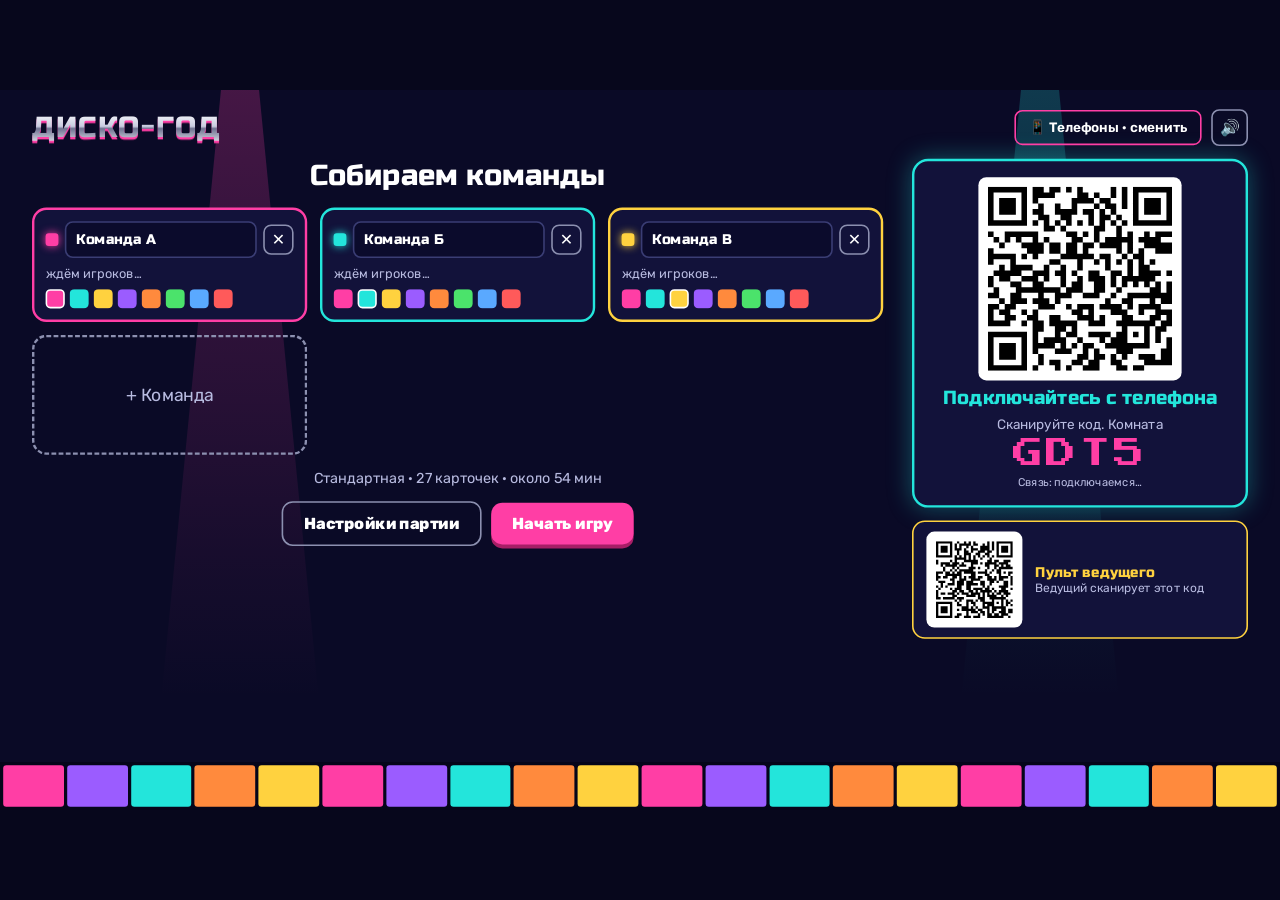
<file: index.html>
<!doctype html>
<html lang="ru">
<head>
<meta charset="utf-8">
<meta name="viewport" content="width=device-width, initial-scale=1">
<title>Диско-год</title>
<link rel="preconnect" href="https://fonts.googleapis.com">
<link href="https://fonts.googleapis.com/css2?family=Russo+One&family=Rubik:wght@400;600;800&family=Press+Start+2P&display=swap" rel="stylesheet">
<link rel="stylesheet" href="css/style.css">
</head>
<body>
<div id="viewport"><div id="stage"></div></div>
<script src="js/vendor/qrcode.js"></script>
<script src="js/vendor/peerjs.min.js"></script>
<script src="js/config.js"></script>
<script src="js/bank.js"></script>
<script src="js/engine.js"></script>
<script src="js/sound.js"></script>
<script src="js/net.js"></script>
<script src="js/app.js"></script>
</body>
</html>
</file>
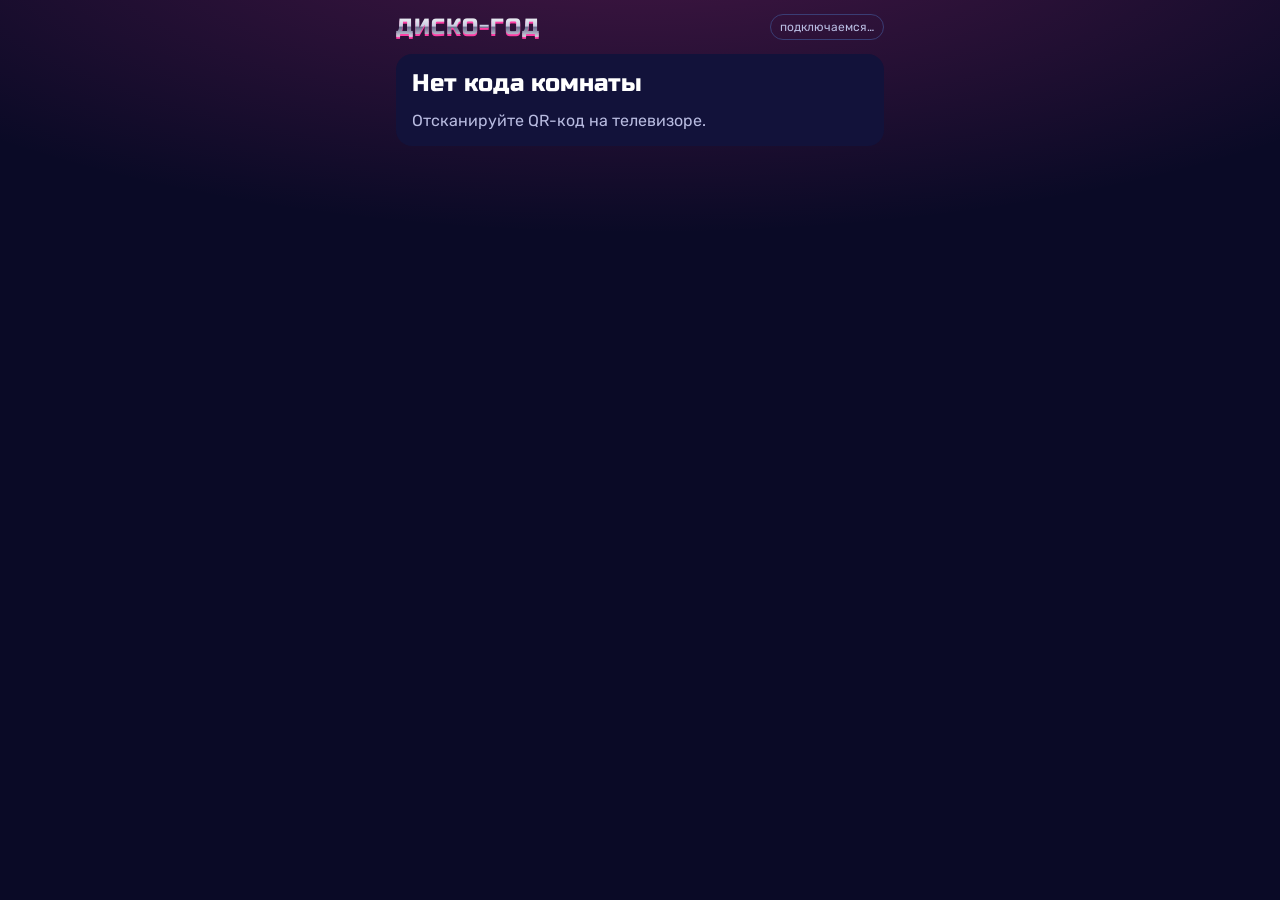
<file: phone.html>
<!doctype html>
<html lang="ru">
<head>
<meta charset="utf-8">
<meta name="viewport" content="width=device-width, initial-scale=1, viewport-fit=cover">
<meta name="theme-color" content="#0A0A26">
<title>Диско-год — телефон</title>
<link rel="preconnect" href="https://fonts.googleapis.com">
<link href="https://fonts.googleapis.com/css2?family=Russo+One&family=Rubik:wght@400;600;800&family=Press+Start+2P&display=swap" rel="stylesheet">
<link rel="stylesheet" href="css/phone.css">
</head>
<body>
<div id="app"></div>
<script src="js/vendor/peerjs.min.js"></script>
<script src="js/config.js"></script>
<script src="js/engine.js"></script>
<script src="js/net.js"></script>
<script src="js/phone.js"></script>
</body>
</html>
</file>
<file: css/style.css>
:root{
  --bg:#0A0A26; --bg2:#07071C; --panel:#12123A; --panel2:#1B1B4D;
  --pink:#FF3EA5; --cyan:#23E5DB; --yellow:#FFD23F; --violet:#9B5CFF; --orange:#FF8A3D;
  --text:#fff; --muted:#B8BBE0; --dim:#8C90B0; --good:#4BE36B; --bad:#FF5A5A;
}
*{box-sizing:border-box}
html,body{margin:0;height:100%;background:var(--bg2);color:var(--text);font-family:Rubik,system-ui,-apple-system,'Segoe UI',sans-serif;overflow:hidden}
button,input,select{font-family:inherit}
#viewport{position:fixed;inset:0;display:flex;align-items:center;justify-content:center}
#stage{width:1600px;height:900px;position:relative;overflow:hidden;background:var(--bg);transform-origin:center center;flex:none}

/* фон: прожекторы, шар, пол */
@keyframes beamL{0%,100%{transform:rotate(-28deg)}50%{transform:rotate(-12deg)}}
@keyframes beamR{0%,100%{transform:rotate(28deg)}50%{transform:rotate(12deg)}}
@keyframes spin{to{transform:rotate(360deg)}}
@keyframes flash{0%,100%{opacity:.35}50%{opacity:1}}
@keyframes pulse{0%,100%{box-shadow:0 0 0 3px var(--yellow),0 0 28px 6px rgba(255,210,63,.55)}50%{box-shadow:0 0 0 3px var(--yellow),0 0 48px 14px rgba(255,210,63,.8)}}
@keyframes pop{0%{transform:scale(.4);opacity:0}70%{transform:scale(1.08);opacity:1}100%{transform:scale(1)}}
@keyframes rise{from{transform:translateY(24px);opacity:0}to{transform:none;opacity:1}}
.beam{position:absolute;top:-120px;width:240px;height:1100px;transform-origin:50% 0;clip-path:polygon(45% 0,55% 0,100% 100%,0 100%);pointer-events:none}
.beam.l{left:180px;background:linear-gradient(180deg,rgba(255,62,165,.28),rgba(255,62,165,0) 80%);animation:beamL 7s ease-in-out infinite}
.beam.r{right:180px;background:linear-gradient(180deg,rgba(35,229,219,.25),rgba(35,229,219,0) 80%);animation:beamR 8s ease-in-out infinite}
.floor{position:absolute;left:0;right:0;bottom:0;height:60px;display:grid;grid-template-columns:repeat(20,1fr);gap:4px;padding:4px;background:#05051A;pointer-events:none}
.floor div{border-radius:4px;animation:flash 1.6s ease-in-out infinite}
.ball{width:84px;height:84px;border-radius:50%;background:radial-gradient(circle at 32% 30%,#fff 0 6%,rgba(255,255,255,0) 22%),repeating-linear-gradient(0deg,#B9BDD6 0 7px,#5D6182 7px 9px),repeating-linear-gradient(90deg,#E6E8F5 0 7px,#7A7E9E 7px 9px);background-blend-mode:screen,multiply,normal;box-shadow:0 0 40px 10px rgba(255,255,255,.25);animation:spin 9s linear infinite}

.layer{position:absolute;inset:0;padding:24px 40px 76px;display:flex;flex-direction:column}

/* типографика */
.logo{font-family:'Russo One',sans-serif;letter-spacing:2px;background:linear-gradient(180deg,#fff 0%,#C9CCE0 45%,#6E7290 52%,#F2F3FA 100%);-webkit-background-clip:text;background-clip:text;color:transparent;filter:drop-shadow(0 3px 0 var(--pink))}
.russo{font-family:'Russo One',sans-serif}
.pix{font-family:'Press Start 2P',monospace}
.muted{color:var(--muted)}
h2{font-family:'Russo One',sans-serif;font-weight:400;margin:0 0 12px;font-size:30px}

/* верхняя полоса */
.topbar{display:flex;justify-content:space-between;align-items:center;gap:16px;position:relative;z-index:2}
.topbar .logo{font-size:36px}
.badges{display:flex;gap:12px;align-items:center}
.badge{padding:10px 16px;border:2px solid var(--cyan);border-radius:10px;font-size:17px;font-weight:600;white-space:nowrap}
.badge .pix{font-size:14px;color:var(--yellow)}
.badge.pink{border-color:var(--pink)}
.badge.final{border-color:var(--yellow);background:var(--yellow);color:var(--bg);font-family:'Russo One',sans-serif}

/* кнопки */
.btn{border:none;border-radius:14px;padding:14px 26px;font-size:20px;font-weight:800;cursor:pointer;color:var(--bg);background:var(--yellow);box-shadow:0 5px 0 #B8901A;transition:transform .06s}
.btn:active{transform:translateY(3px);box-shadow:0 2px 0 #B8901A}
.btn.pink{background:var(--pink);color:#fff;box-shadow:0 5px 0 #A71E66}
.btn.cyan{background:var(--cyan);box-shadow:0 5px 0 #138C86}
.btn.ghost{background:transparent;color:#fff;border:2px solid var(--dim);box-shadow:none}
.btn.small{padding:8px 14px;font-size:16px;border-radius:10px}
.btn:disabled{opacity:.4;cursor:not-allowed}
.iconbtn{width:46px;height:46px;border-radius:10px;border:2px solid var(--dim);background:transparent;color:#fff;font-size:20px;cursor:pointer}

/* стол */
.board{flex:1;display:grid;grid-template-columns:360px 1fr 360px;gap:28px;margin-top:20px;min-height:0;position:relative;z-index:1}
.col{display:flex;flex-direction:column;gap:14px;min-height:0}
.team{position:relative;background:var(--panel);border-radius:18px;padding:14px 16px;border:3px solid var(--c);box-shadow:0 0 18px color-mix(in srgb,var(--c) 35%,transparent)}
.team.active{border-color:var(--yellow);animation:pulse 1.4s ease-in-out infinite}
.team .head{display:flex;justify-content:space-between;align-items:center;gap:8px}
.team .name{display:flex;align-items:center;gap:10px;font-family:'Russo One',sans-serif;font-size:22px;min-width:0}
.team .name span{white-space:nowrap;overflow:hidden;text-overflow:ellipsis}
.dot{width:16px;height:16px;border-radius:4px;background:var(--c);box-shadow:0 0 10px var(--c);flex:none}
.turn-tag{background:var(--yellow);color:var(--bg);font:800 12px Rubik;padding:4px 8px;border-radius:6px;font-family:Rubik}
.score{font-family:'Press Start 2P',monospace;font-size:24px;color:var(--yellow);text-shadow:0 0 12px rgba(255,210,63,.6)}
.chips{display:flex;flex-wrap:wrap;gap:6px;margin-top:12px}
.chip{font-family:'Press Start 2P',monospace;font-size:12px;padding:8px 9px;border-radius:6px;color:var(--bg);background:var(--c)}
.delta{position:absolute;right:14px;top:-14px;font-family:'Press Start 2P',monospace;font-size:16px;padding:6px 8px;border-radius:8px;background:var(--bg);animation:pop .5s}
.delta.plus{color:var(--good)} .delta.minus{color:var(--bad)}

.center{display:flex;flex-direction:column;align-items:center;gap:14px;min-height:0}
.modtag{display:flex;align-items:center;gap:10px;background:var(--pink);padding:8px 18px;border-radius:12px;font-family:'Russo One',sans-serif;font-size:22px;box-shadow:0 0 24px rgba(255,62,165,.6)}
.modtag.final{background:var(--yellow);color:var(--bg)}

.card{width:100%;max-width:560px;background:var(--panel);border-radius:20px;overflow:hidden;border:3px solid var(--violet);box-shadow:0 0 34px rgba(155,92,255,.5)}
.card .ch{background:var(--violet);padding:8px 20px;display:flex;justify-content:space-between;align-items:center;font-family:'Russo One',sans-serif;font-size:22px}
.card.event{border-color:var(--cyan);box-shadow:0 0 34px rgba(35,229,219,.45)}
.card.event .ch{background:var(--cyan);color:var(--bg)}
.card .cb{padding:14px 24px 16px;display:flex;flex-direction:column;align-items:center;gap:12px;text-align:center}
.qr{background:#fff;padding:10px;border-radius:10px;line-height:0}
.qr img,.qr svg{width:140px;height:140px}
.evtext{font-family:'Russo One',sans-serif;font-size:32px;line-height:1.25;padding:10px 0}
.bigyear{font-family:'Press Start 2P',monospace;font-size:46px;color:var(--yellow);text-shadow:0 0 18px rgba(255,210,63,.7)}
#stage.enter .bigyear{animation:pop .5s}
.songname{font-family:'Russo One',sans-serif;font-size:26px}

/* панель ответа */
.panel{width:100%;background:var(--panel2);border-radius:18px;padding:16px 20px;display:flex;flex-direction:column;gap:12px}
#stage.enter .card,#stage.enter .panel,#stage.enter .comment{animation:rise .35s}
.panel .title{font-family:'Russo One',sans-serif;font-size:20px}
.tl{display:flex;align-items:center;gap:6px;flex-wrap:wrap;justify-content:center}
.slot{min-width:38px;height:38px;border-radius:10px;border:2px dashed var(--dim);background:transparent;color:var(--dim);font-size:20px;font-weight:800;cursor:pointer}
.slot:hover{border-color:#fff;color:#fff}
.slot.sel{border-style:solid;border-color:var(--yellow);background:var(--yellow);color:var(--bg)}
.slot.sel2{border-style:solid;border-color:var(--pink);background:var(--pink);color:#fff}
.slot.ok{border-style:solid;border-color:var(--good);color:var(--good)}
.slot:disabled{cursor:default;opacity:.35}
.slot:disabled.sel,.slot:disabled.sel2,.slot:disabled.ok{opacity:1}
.fields{display:flex;gap:10px}
.fields label{flex:1;display:flex;flex-direction:column;gap:4px;font-size:14px;color:var(--muted)}
input[type=text],input[type=number]{background:#0B0B2C;border:2px solid #3A3D74;border-radius:10px;color:#fff;padding:10px 12px;font-size:18px;width:100%}
input:focus{outline:none;border-color:var(--cyan)}
.row{display:flex;gap:12px;align-items:center;justify-content:center;flex-wrap:wrap}
.verdict{display:flex;align-items:center;gap:10px;justify-content:space-between;background:#0B0B2C;border-radius:12px;padding:10px 14px}
.verdict .what{text-align:left}
.verdict .what small{display:block;color:var(--muted)}
.vbtn{width:48px;height:42px;border-radius:10px;border:2px solid #3A3D74;background:transparent;font-size:20px;cursor:pointer}
.vbtn.on.yes{background:var(--good);border-color:var(--good)}
.vbtn.on.no{background:var(--bad);border-color:var(--bad)}
.hint{font-size:13px;color:var(--yellow)}
.lines{display:flex;flex-direction:column;gap:4px;font-size:17px;color:var(--muted)}
.comment{background:#fff;color:var(--bg);border-radius:18px;padding:14px 22px;font-family:'Russo One',sans-serif;font-size:24px;position:relative;max-width:560px;text-align:center}
.comment:after{content:'';position:absolute;left:40px;bottom:-14px;border:14px solid transparent;border-top-color:#fff;border-bottom:0}

/* оверлей модификатора */
.overlay{position:absolute;inset:0;z-index:10;display:flex;flex-direction:column;align-items:center;justify-content:center;gap:24px;background:radial-gradient(circle at center,rgba(255,62,165,.35),rgba(7,7,28,.96) 60%)}
.overlay .huge{font-family:'Russo One',sans-serif;font-size:150px;line-height:1;color:#fff;text-shadow:0 0 30px var(--pink),0 0 80px var(--pink);animation:pop .6s}
.overlay .sub{font-size:30px;color:var(--muted)}

/* лобби и настройки */
.screen{flex:1;display:flex;flex-direction:column;align-items:center;gap:20px;position:relative;z-index:1;min-height:0}
.lobby-grid{display:grid;grid-template-columns:repeat(4,1fr);gap:16px;width:100%}
.lteam{background:var(--panel);border:3px solid var(--c);border-radius:18px;padding:14px;display:flex;flex-direction:column;gap:10px}
.lteam input{font-family:'Russo One',sans-serif}
.lteam .colors{display:flex;gap:6px;flex-wrap:wrap}
.sw{width:24px;height:24px;border-radius:6px;border:2px solid transparent;cursor:pointer}
.sw.on{border-color:#fff}
.addteam{border:3px dashed var(--dim);border-radius:18px;background:transparent;color:var(--muted);font-size:22px;cursor:pointer;min-height:150px}
.settings{display:grid;grid-template-columns:1fr 1fr;gap:18px 36px;width:100%;max-width:1300px;overflow:auto;padding-right:6px}
.set{background:var(--panel);border-radius:16px;padding:14px 18px}
.set .lab{font-family:'Russo One',sans-serif;font-size:19px;margin-bottom:10px;display:flex;justify-content:space-between}
.seg{display:flex;gap:8px;flex-wrap:wrap}
.seg button{padding:9px 14px;border-radius:10px;border:2px solid #3A3D74;background:transparent;color:#fff;font-size:16px;cursor:pointer}
.seg button.on{background:var(--cyan);border-color:var(--cyan);color:var(--bg);font-weight:700}
.seg button:disabled{opacity:.4;cursor:not-allowed}
input[type=range]{width:100%;accent-color:var(--pink)}
.warn{background:rgba(255,138,61,.15);border:2px solid var(--orange);border-radius:12px;padding:10px 16px;color:#FFD0B0}

/* последняя ставка */
.cover{display:flex;flex-direction:column;align-items:center;gap:18px;padding:30px}

/* победитель */
.podium{display:flex;align-items:flex-end;gap:24px;justify-content:center;margin-top:10px}
.step{width:260px;display:flex;flex-direction:column;align-items:center;gap:10px;animation:rise .6s both}
.step .ped{width:100%;border-radius:16px 16px 0 0;display:flex;align-items:flex-start;justify-content:center;padding-top:16px;font-family:'Press Start 2P',monospace;font-size:40px;color:var(--bg)}
.others{display:flex;gap:14px;flex-wrap:wrap;justify-content:center}
.foot{position:absolute;left:40px;right:40px;bottom:72px;display:flex;justify-content:space-between;align-items:center;z-index:3}

/* лобби в режиме «Телефоны» */
.lobby-multi{flex:1;display:grid;grid-template-columns:1fr 420px;gap:36px;margin-top:16px;position:relative;z-index:1;min-height:0}
.lm-left{display:flex;flex-direction:column;gap:18px;align-items:center;min-height:0}
.lobby-grid.three{grid-template-columns:repeat(3,1fr)}
.lm-right{display:flex;flex-direction:column;gap:16px}
.joinbox{background:var(--panel);border:3px solid var(--cyan);border-radius:20px;padding:20px;display:flex;flex-direction:column;align-items:center;gap:8px;text-align:center;box-shadow:0 0 30px rgba(35,229,219,.35)}
.hostbox{background:var(--panel);border:2px solid var(--yellow);border-radius:16px;padding:12px 16px;display:flex;align-items:center;gap:16px}
</file>
<file: css/phone.css>
:root{
  --bg:#0A0A26; --panel:#12123A; --panel2:#1B1B4D; --line:#3A3D74;
  --pink:#FF3EA5; --cyan:#23E5DB; --yellow:#FFD23F; --violet:#9B5CFF;
  --text:#fff; --muted:#B8BBE0; --good:#4BE36B; --bad:#FF5A5A;
  color-scheme:dark;
}
*{box-sizing:border-box}
html,body{margin:0;background:var(--bg);color:var(--text);font-family:Rubik,system-ui,-apple-system,'Segoe UI',sans-serif;-webkit-tap-highlight-color:transparent}
body{min-height:100vh;background:radial-gradient(120% 60% at 50% -10%,rgba(255,62,165,.25),transparent 60%),var(--bg)}
#app{max-width:520px;margin:0 auto;padding:max(14px,env(safe-area-inset-top)) max(16px,env(safe-area-inset-right)) max(24px,env(safe-area-inset-bottom)) max(16px,env(safe-area-inset-left));display:flex;flex-direction:column;gap:14px}
.top{display:flex;justify-content:space-between;align-items:center;gap:10px}
.logo{font-family:'Russo One',sans-serif;font-size:22px;letter-spacing:1px;background:linear-gradient(180deg,#fff 0%,#C9CCE0 45%,#6E7290 52%,#F2F3FA 100%);-webkit-background-clip:text;background-clip:text;color:transparent;filter:drop-shadow(0 2px 0 var(--pink))}
.net{font-size:12px;padding:5px 9px;border-radius:20px;border:1px solid var(--line);color:var(--muted)}
.net.ok{border-color:var(--good);color:var(--good)}
.net.bad{border-color:var(--bad);color:var(--bad)}
.me{display:flex;justify-content:space-between;align-items:center;background:var(--panel);border:3px solid var(--c);border-radius:16px;padding:12px 14px}
.me .n{font-family:'Russo One',sans-serif;font-size:20px;display:flex;align-items:center;gap:8px}
.dot{width:14px;height:14px;border-radius:4px;background:var(--c);box-shadow:0 0 8px var(--c)}
.score{font-family:'Press Start 2P',monospace;font-size:18px;color:var(--yellow)}
.box{background:var(--panel);border-radius:16px;padding:16px;display:flex;flex-direction:column;gap:12px}
.box.hl{border:2px solid var(--yellow)}
h1{font-family:'Russo One',sans-serif;font-weight:400;font-size:24px;margin:0;line-height:1.2}
h2{font-family:'Russo One',sans-serif;font-weight:400;font-size:19px;margin:0}
.muted{color:var(--muted)}
.small{font-size:14px}
.btn{display:block;width:100%;border:none;border-radius:14px;padding:16px;font-size:19px;font-weight:800;cursor:pointer;color:var(--bg);background:var(--yellow);box-shadow:0 4px 0 #B8901A;text-align:center;text-decoration:none;font-family:inherit}
.btn:active{transform:translateY(2px);box-shadow:0 2px 0 #B8901A}
.btn.pink{background:var(--pink);color:#fff;box-shadow:0 4px 0 #A71E66}
.btn.cyan{background:var(--cyan);box-shadow:0 4px 0 #138C86}
.btn.ghost{background:transparent;color:#fff;border:2px solid var(--line);box-shadow:none}
.btn.big{font-size:30px;padding:28px;font-family:'Russo One',sans-serif}
.btn:disabled{opacity:.4}
.teams{display:flex;flex-direction:column;gap:10px}
.tbtn{display:flex;justify-content:space-between;align-items:center;width:100%;padding:14px;border-radius:14px;border:3px solid var(--c);background:var(--panel);color:#fff;font-size:18px;font-family:'Russo One',sans-serif;cursor:pointer}
.tbtn small{font-family:Rubik;color:var(--muted);font-size:13px}
input[type=text],input[type=number]{width:100%;background:#0B0B2C;border:2px solid var(--line);border-radius:12px;color:#fff;padding:13px;font-size:18px;font-family:inherit}
input:focus{outline:none;border-color:var(--cyan)}
label{display:flex;flex-direction:column;gap:5px;font-size:14px;color:var(--muted)}
.tl{display:flex;flex-direction:column;gap:6px;align-items:stretch}
.slot{height:46px;border-radius:12px;border:2px dashed #6E7290;background:transparent;color:var(--muted);font-size:16px;font-weight:700;cursor:pointer;font-family:inherit}
.slot.sel{border-style:solid;border-color:var(--yellow);background:var(--yellow);color:var(--bg)}
.slot.sel2{border-style:solid;border-color:var(--pink);background:var(--pink);color:#fff}
.slot:disabled{opacity:.35}
.slot.sel:disabled,.slot.sel2:disabled{opacity:1}
.chip{align-self:center;font-family:'Press Start 2P',monospace;font-size:13px;padding:8px 12px;border-radius:8px;color:var(--bg);background:var(--c)}
.seg{display:flex;flex-wrap:wrap;gap:6px}
.seg button{flex:1 1 auto;padding:10px;border-radius:10px;border:2px solid var(--line);background:transparent;color:#fff;font-size:15px;font-family:inherit;cursor:pointer}
.seg button.on{background:var(--cyan);border-color:var(--cyan);color:var(--bg);font-weight:700}
.row{display:flex;gap:10px;align-items:center}
.row > *{flex:1}
.verdict{display:flex;justify-content:space-between;align-items:center;gap:10px;background:#0B0B2C;border-radius:12px;padding:10px 12px}
.vb{width:54px;height:46px;border-radius:10px;border:2px solid var(--line);background:transparent;font-size:20px;flex:none}
.vb.on.yes{background:var(--good);border-color:var(--good)}
.vb.on.no{background:var(--bad);border-color:var(--bad)}
.mod{background:var(--pink);border-radius:14px;padding:12px;text-align:center;font-family:'Russo One',sans-serif;font-size:22px}
.year{font-family:'Press Start 2P',monospace;font-size:28px;color:var(--yellow);text-align:center}
.delta{font-family:'Press Start 2P',monospace;font-size:22px;text-align:center}
.plus{color:var(--good)} .minus{color:var(--bad)}
.list{display:flex;flex-direction:column;gap:6px}
.li{display:flex;justify-content:space-between;align-items:center;padding:8px 10px;border-radius:10px;background:#0B0B2C}
.center{text-align:center}
</file>
